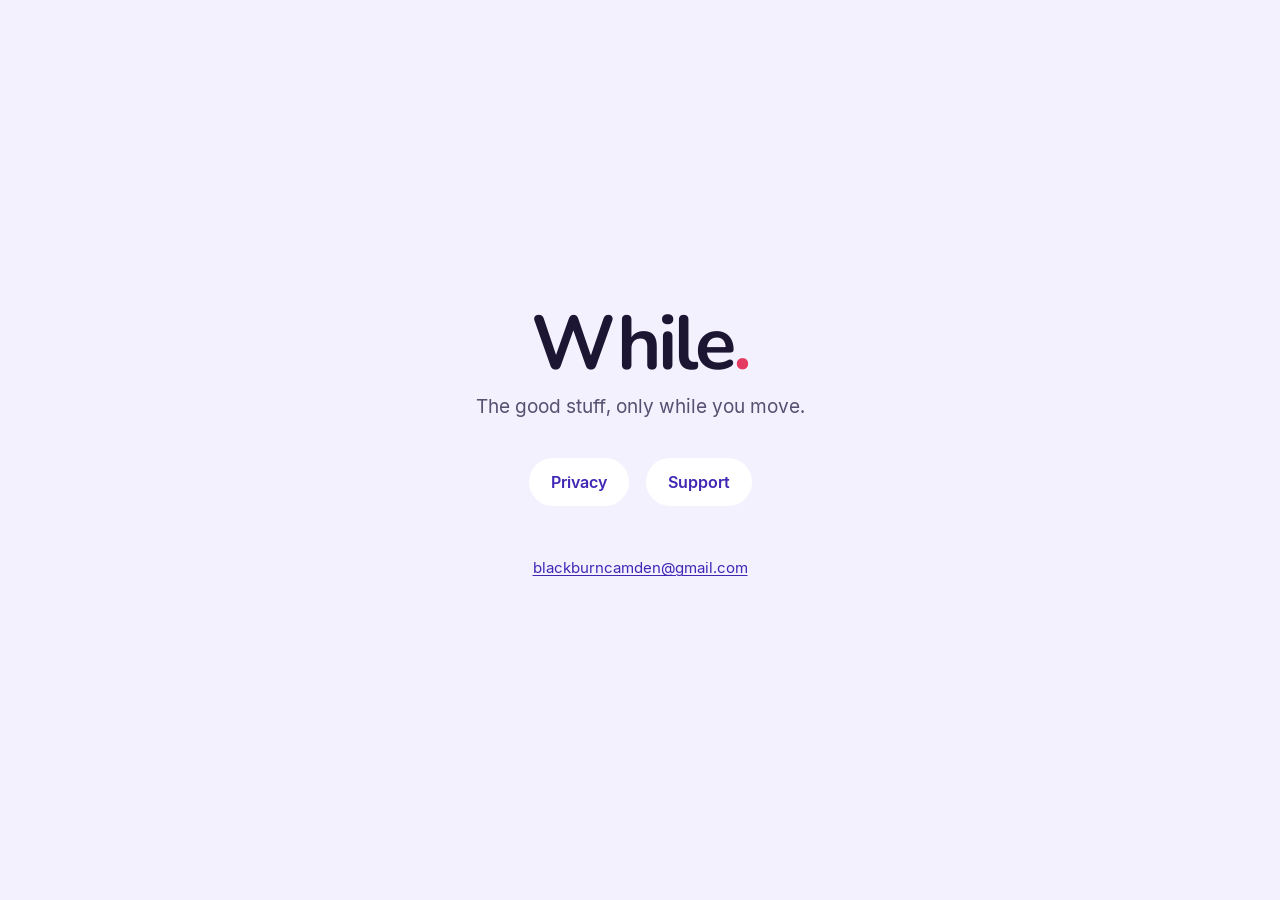
<file: index.html>
<!doctype html>
<html lang="en">
<head>
<meta charset="utf-8">
<meta name="viewport" content="width=device-width, initial-scale=1">
<title>While.</title>
<meta name="description" content="While locks the apps you can't put down, and gives them back when you move.">
<link rel="preload" href="fonts/Nunito-Bold.woff2" as="font" type="font/woff2" crossorigin>
<link rel="preload" href="fonts/Inter-Regular.woff2" as="font" type="font/woff2" crossorigin>
<link rel="icon" href="favicon.svg" type="image/svg+xml">
<link rel="icon" href="favicon-32.png" sizes="32x32">
<link rel="apple-touch-icon" href="apple-touch-icon.png">
<link rel="manifest" href="site.webmanifest">
<meta name="theme-color" content="#F4F1FF" media="(prefers-color-scheme: light)">
<meta name="theme-color" content="#101013" media="(prefers-color-scheme: dark)">
<meta property="og:type" content="website">
<meta property="og:site_name" content="While.">
<meta property="og:title" content="While.">
<meta property="og:description" content="While locks the apps you can't put down, and gives them back when you move.">
<meta property="og:url" content="https://cjaybbn.github.io/while-site/">
<meta property="og:image" content="https://cjaybbn.github.io/while-site/og.png">
<meta property="og:image:width" content="1200">
<meta property="og:image:height" content="630">
<meta name="twitter:card" content="summary_large_image">
<link rel="stylesheet" href="brand.css">
<style>
  /* Page-specific only. Everything else is brand.css. */
  body { display: flex; align-items: center; justify-content: center; min-height: 100vh; padding: 48px 20px; }
  main { text-align: center; max-width: 460px; }
  /* §10.5: the hero is where the brand is most itself — Nunito past the app's
     40px cap, tracking to −4%. */
  .hero { font-size: 76px; line-height: 1; letter-spacing: -.04em; margin-bottom: 10px; }
  .tagline { color: var(--text2); font-size: 19px; margin: 0 0 36px; }
  nav a {
    display: inline-block;
    margin: 0 6px 10px;
    padding: 12px 22px;
    border-radius: 999px;           /* §10.6: actions are full capsules */
    background: var(--surface);
    font-family: var(--reading);
    font-weight: 600;
    font-size: 16px;
    text-decoration: none;
  }
  nav a:hover { text-decoration: underline; }
  .contact { margin-top: 40px; font-size: 15px; color: var(--text2); }
</style>
</head>
<body>
<main>
  <!-- §9: the mark never appears without the wordmark, and the rose is only
       ever on the dot. -->
  <h1 class="wordmark hero">While<span class="dot">.</span></h1>
  <p class="tagline">The good stuff, only while you move.</p>
  <nav>
    <a href="privacy.html">Privacy</a>
    <a href="support.html">Support</a>
  </nav>
  <p class="contact"><a href="mailto:blackburncamden@gmail.com">blackburncamden@gmail.com</a></p>
</main>
</body>
</html>
</file>
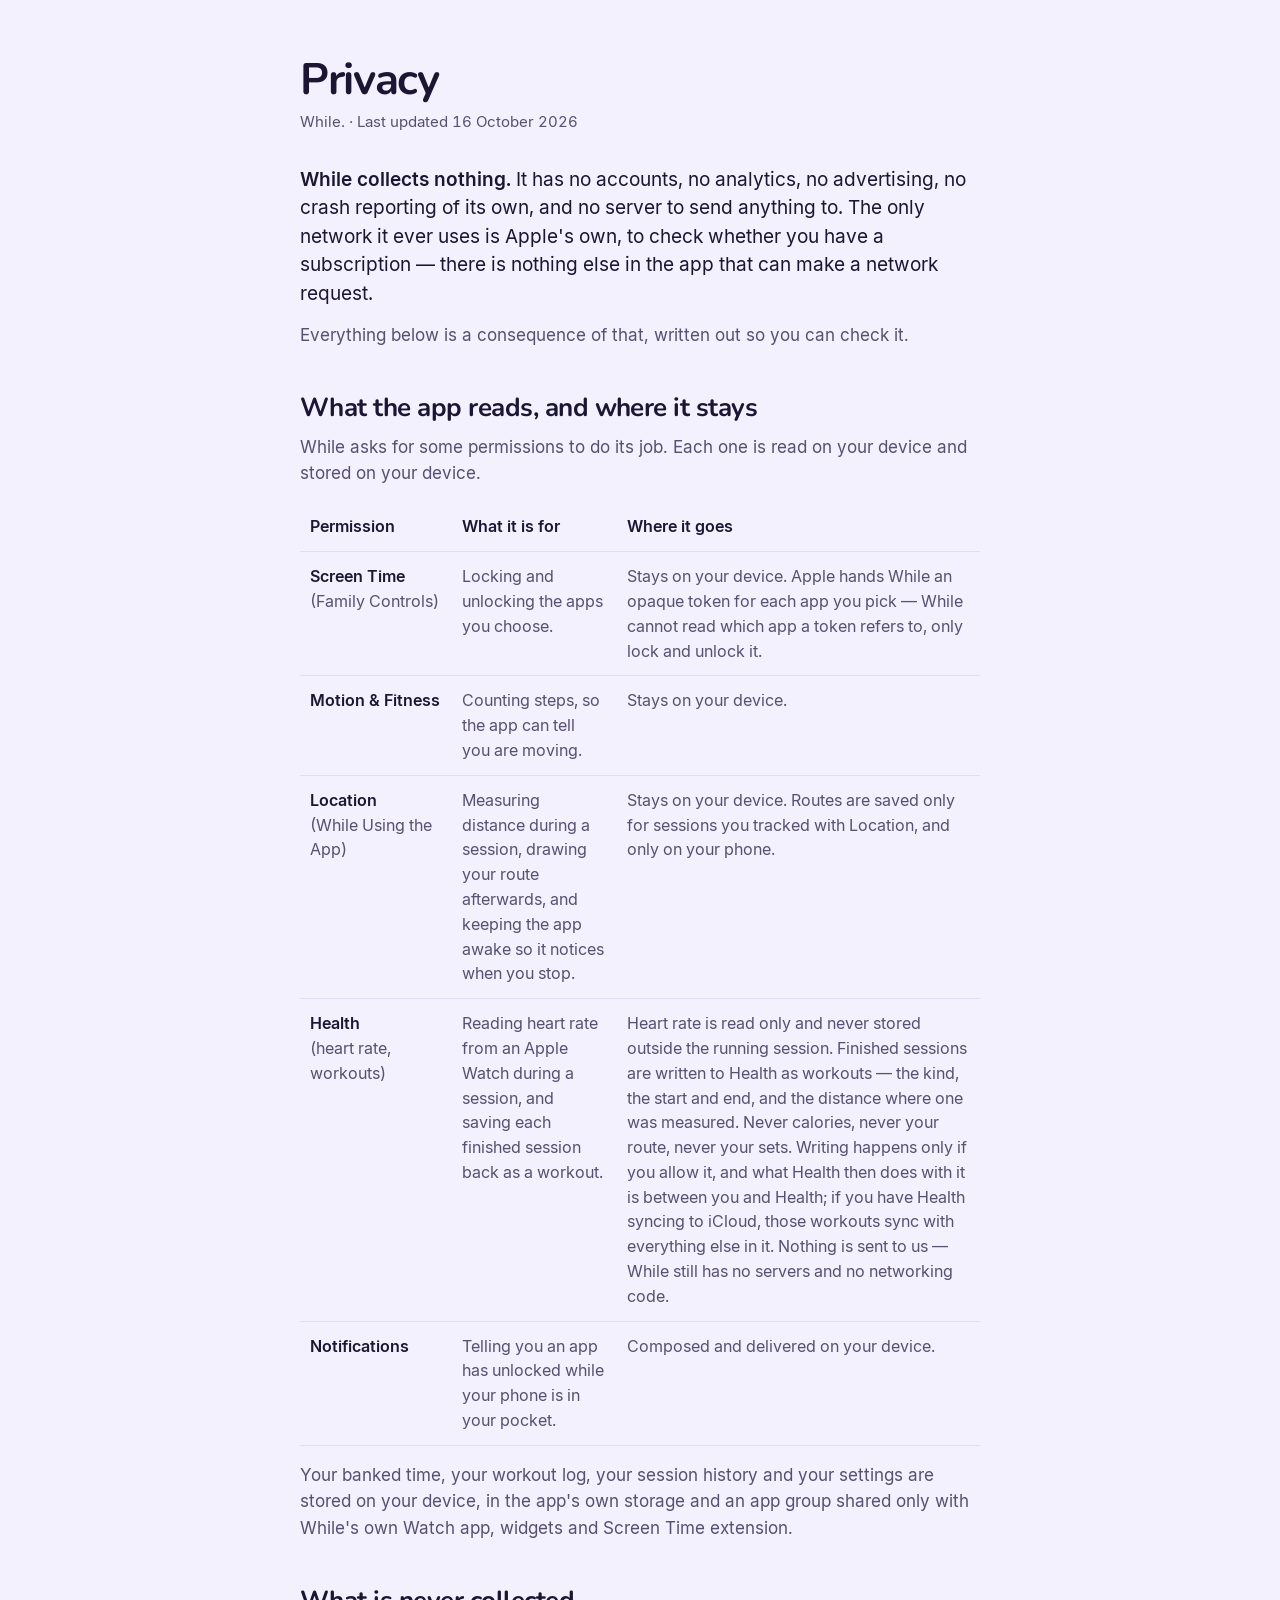
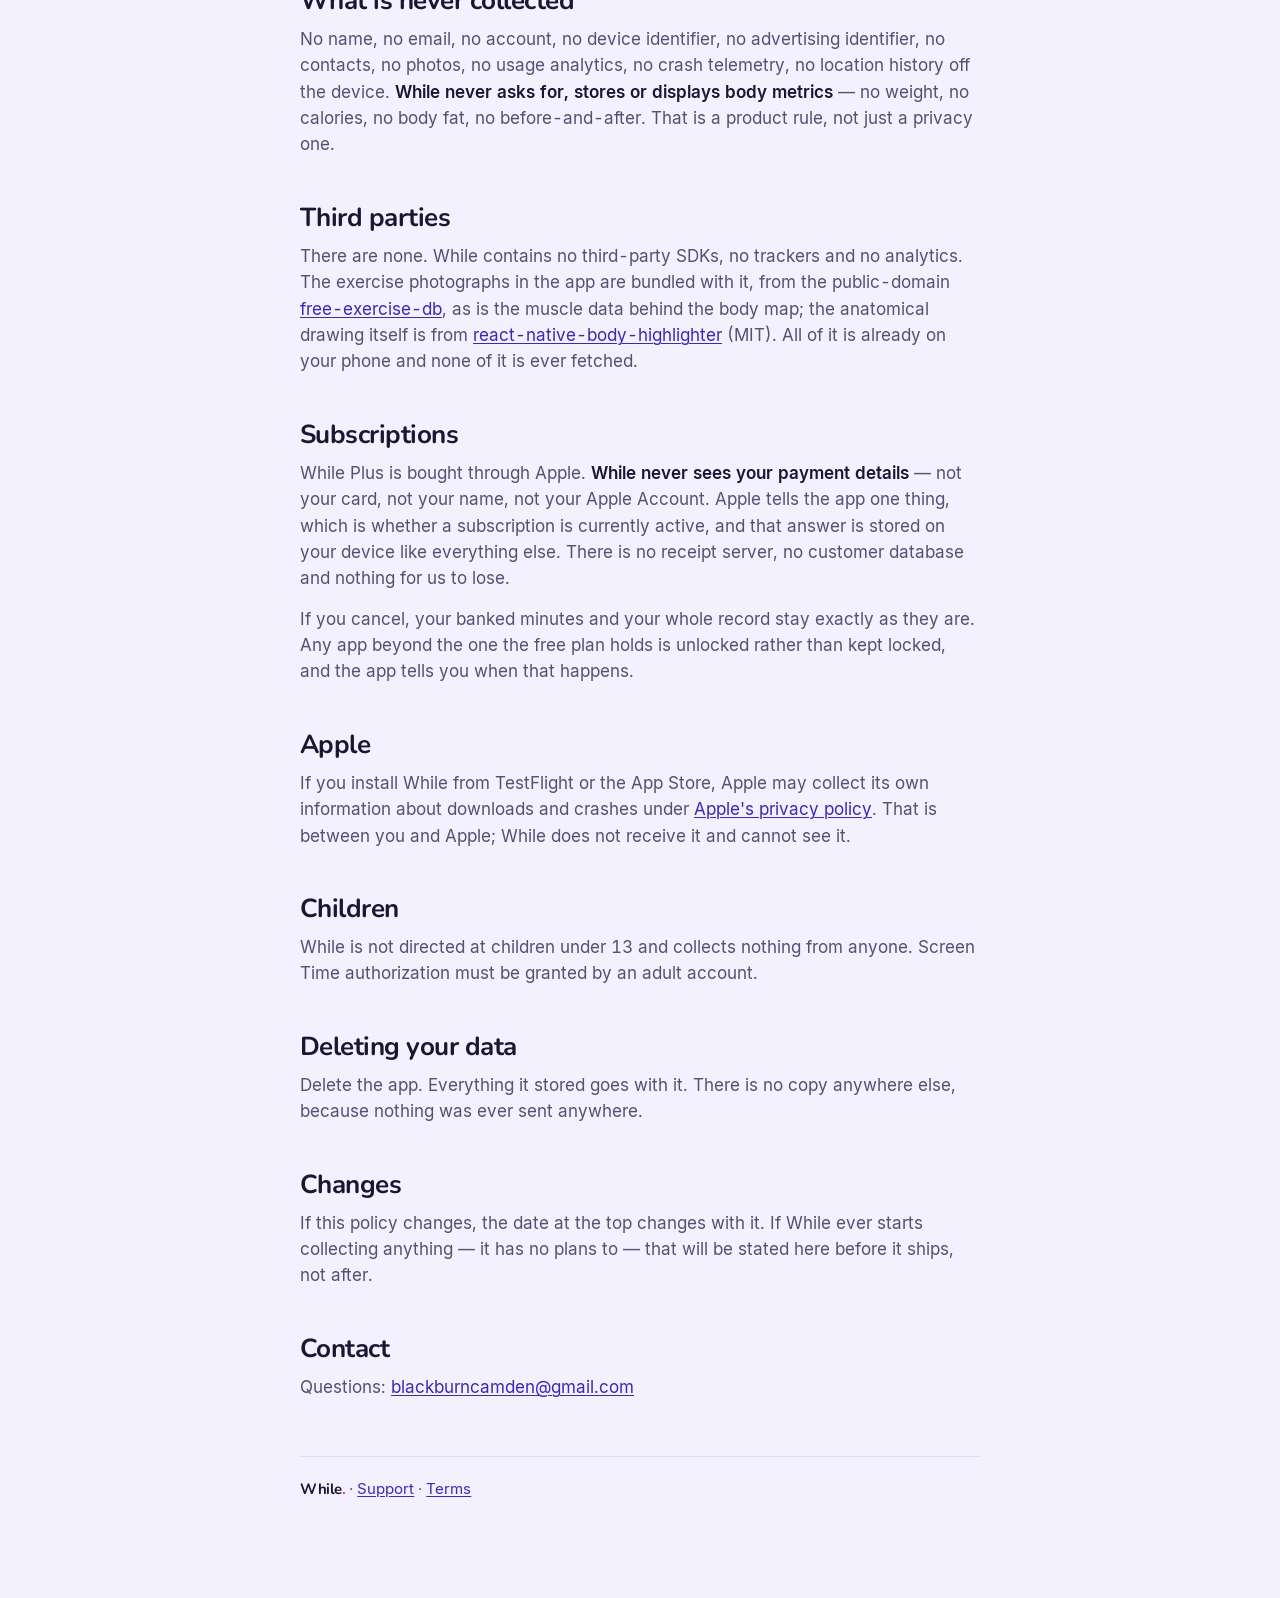
<file: privacy.html>
<!doctype html>
<html lang="en">
<head>
<meta charset="utf-8">
<meta name="viewport" content="width=device-width, initial-scale=1">
<title>Privacy — While.</title>
<meta name="description" content="While collects nothing. No accounts, no analytics, no servers.">
<link rel="preload" href="fonts/Nunito-Bold.woff2" as="font" type="font/woff2" crossorigin>
<link rel="preload" href="fonts/Inter-Regular.woff2" as="font" type="font/woff2" crossorigin>
<link rel="icon" href="favicon.svg" type="image/svg+xml">
<link rel="icon" href="favicon-32.png" sizes="32x32">
<link rel="apple-touch-icon" href="apple-touch-icon.png">
<link rel="manifest" href="site.webmanifest">
<meta name="theme-color" content="#F4F1FF" media="(prefers-color-scheme: light)">
<meta name="theme-color" content="#101013" media="(prefers-color-scheme: dark)">
<meta property="og:type" content="website">
<meta property="og:site_name" content="While.">
<meta property="og:title" content="Privacy — While.">
<meta property="og:description" content="While collects nothing. No accounts, no analytics, no servers — the app has no networking code at all.">
<meta property="og:url" content="https://cjaybbn.github.io/while-site/privacy.html">
<meta property="og:image" content="https://cjaybbn.github.io/while-site/og.png">
<meta property="og:image:width" content="1200">
<meta property="og:image:height" content="630">
<meta name="twitter:card" content="summary_large_image">
<link rel="stylesheet" href="brand.css">
</head>
<body>
<main>
  <h1>Privacy</h1>
  <p class="meta">While. · Last updated 16 October 2026</p>

  <p class="lede"><strong>While collects nothing.</strong> It has no accounts, no
  analytics, no advertising, no crash reporting of its own, and no server to send
  anything to. The only network it ever uses is Apple's own, to check whether you
  have a subscription — there is nothing else in the app that can make a
  network request.</p>

  <p>Everything below is a consequence of that, written out so you can check it.</p>

  <h2>What the app reads, and where it stays</h2>

  <p>While asks for some permissions to do its job. Each one is read on your
  device and stored on your device.</p>

  <table>
    <tr><th>Permission</th><th>What it is for</th><th>Where it goes</th></tr>
    <tr>
      <td><strong>Screen&nbsp;Time</strong><br>(Family Controls)</td>
      <td>Locking and unlocking the apps you choose.</td>
      <td>Stays on your device. Apple hands While an opaque token for each app you
          pick — While cannot read which app a token refers to, only lock and
          unlock it.</td>
    </tr>
    <tr>
      <td><strong>Motion&nbsp;&amp;&nbsp;Fitness</strong></td>
      <td>Counting steps, so the app can tell you are moving.</td>
      <td>Stays on your device.</td>
    </tr>
    <tr>
      <td><strong>Location</strong><br>(While Using the App)</td>
      <td>Measuring distance during a session, drawing your route afterwards, and
          keeping the app awake so it notices when you stop.</td>
      <td>Stays on your device. Routes are saved only for sessions you tracked with
          Location, and only on your phone.</td>
    </tr>
    <tr>
      <td><strong>Health</strong><br>(heart rate, workouts)</td>
      <td>Reading heart rate from an Apple Watch during a session, and saving
          each finished session back as a workout.</td>
      <td>Heart rate is read only and never stored outside the running session.
          Finished sessions are written to Health as workouts — the kind, the
          start and end, and the distance where one was measured. Never
          calories, never your route, never your sets. Writing happens only if
          you allow it, and what Health then does with it is between you and
          Health; if you have Health syncing to iCloud, those workouts sync
          with everything else in it. Nothing is sent to us — While still has
          no servers and no networking code.</td>
    </tr>
    <tr>
      <td><strong>Notifications</strong></td>
      <td>Telling you an app has unlocked while your phone is in your pocket.</td>
      <td>Composed and delivered on your device.</td>
    </tr>
  </table>

  <p>Your banked time, your workout log, your session history and your settings are
  stored on your device, in the app's own storage and an app group shared only with
  While's own Watch app, widgets and Screen Time extension.</p>

  <h2>What is never collected</h2>
  <p>No name, no email, no account, no device identifier, no advertising identifier,
  no contacts, no photos, no usage analytics, no crash telemetry, no location
  history off the device. <strong>While never asks for, stores or displays body
  metrics</strong> — no weight, no calories, no body fat, no before-and-after.
  That is a product rule, not just a privacy one.</p>

  <h2>Third parties</h2>
  <p>There are none. While contains no third-party SDKs, no trackers and no
  analytics. The exercise photographs in the app are bundled with it, from the
  public-domain <a href="https://github.com/yuhonas/free-exercise-db">free-exercise-db</a>,
  as is the muscle data behind the body map; the anatomical drawing itself is from
  <a href="https://github.com/HichamELBSI/react-native-body-highlighter">react-native-body-highlighter</a>
  (MIT). All of it is already on your phone and none of it is ever fetched.</p>

  <h2>Subscriptions</h2>
  <p>While Plus is bought through Apple. <strong>While never sees your payment
  details</strong> — not your card, not your name, not your Apple Account. Apple
  tells the app one thing, which is whether a subscription is currently active,
  and that answer is stored on your device like everything else. There is no
  receipt server, no customer database and nothing for us to lose.</p>

  <p>If you cancel, your banked minutes and your whole record stay exactly as they
  are. Any app beyond the one the free plan holds is unlocked rather than kept
  locked, and the app tells you when that happens.</p>

  <h2>Apple</h2>
  <p>If you install While from TestFlight or the App Store, Apple may collect its
  own information about downloads and crashes under
  <a href="https://www.apple.com/legal/privacy/">Apple's privacy policy</a>. That is
  between you and Apple; While does not receive it and cannot see it.</p>

  <h2>Children</h2>
  <p>While is not directed at children under 13 and collects nothing from anyone.
  Screen Time authorization must be granted by an adult account.</p>

  <h2>Deleting your data</h2>
  <p>Delete the app. Everything it stored goes with it. There is no copy anywhere
  else, because nothing was ever sent anywhere.</p>

  <h2>Changes</h2>
  <p>If this policy changes, the date at the top changes with it. If While ever
  starts collecting anything — it has no plans to — that will be stated here before
  it ships, not after.</p>

  <h2>Contact</h2>
  <p>Questions: <a href="mailto:blackburncamden@gmail.com">blackburncamden@gmail.com</a></p>

  <footer><span class="wordmark">While<span class="dot">.</span></span> · <a href="support.html">Support</a> · <a href="terms.html">Terms</a></footer>
</main>
</body>
</html>
</file>
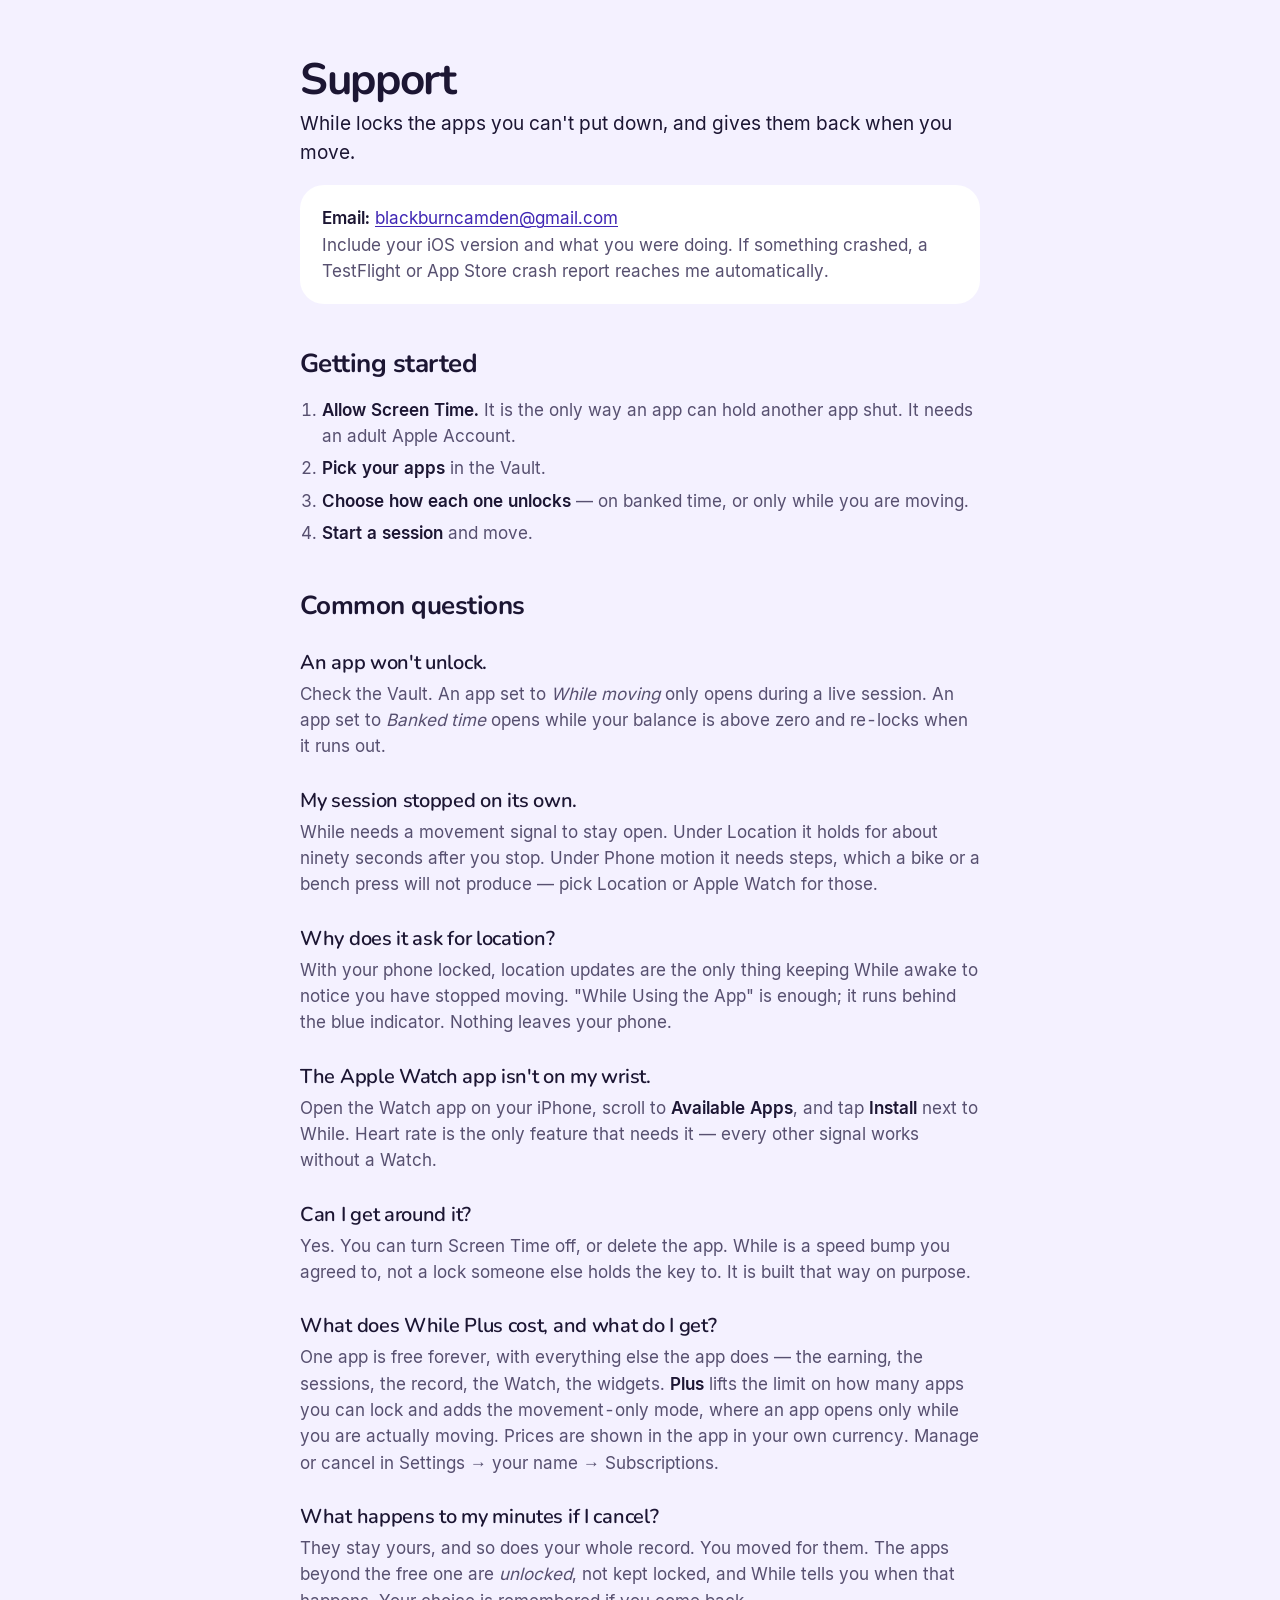
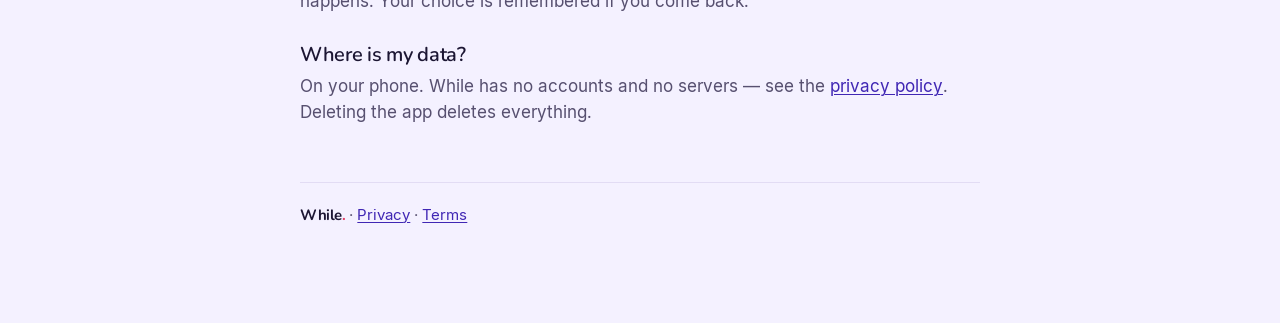
<file: support.html>
<!doctype html>
<html lang="en">
<head>
<meta charset="utf-8">
<meta name="viewport" content="width=device-width, initial-scale=1">
<title>Support — While.</title>
<meta name="description" content="Help with While — the app that locks what you can't put down until you move.">
<link rel="preload" href="fonts/Nunito-Bold.woff2" as="font" type="font/woff2" crossorigin>
<link rel="preload" href="fonts/Inter-Regular.woff2" as="font" type="font/woff2" crossorigin>
<link rel="icon" href="favicon.svg" type="image/svg+xml">
<link rel="icon" href="favicon-32.png" sizes="32x32">
<link rel="apple-touch-icon" href="apple-touch-icon.png">
<link rel="manifest" href="site.webmanifest">
<meta name="theme-color" content="#F4F1FF" media="(prefers-color-scheme: light)">
<meta name="theme-color" content="#101013" media="(prefers-color-scheme: dark)">
<meta property="og:type" content="website">
<meta property="og:site_name" content="While.">
<meta property="og:title" content="Support — While.">
<meta property="og:description" content="Help with While — the app that locks what you can't put down until you move.">
<meta property="og:url" content="https://cjaybbn.github.io/while-site/support.html">
<meta property="og:image" content="https://cjaybbn.github.io/while-site/og.png">
<meta property="og:image:width" content="1200">
<meta property="og:image:height" content="630">
<meta name="twitter:card" content="summary_large_image">
<link rel="stylesheet" href="brand.css">
</head>
<body>
<main>
  <h1>Support</h1>
  <p class="lede">While locks the apps you can't put down, and gives them back
  when you move.</p>

  <div class="card">
    <strong>Email:</strong>
    <a href="mailto:blackburncamden@gmail.com">blackburncamden@gmail.com</a><br>
    Include your iOS version and what you were doing. If something crashed, a
    TestFlight or App Store crash report reaches me automatically.
  </div>

  <h2>Getting started</h2>
  <ol>
    <li><strong>Allow Screen Time.</strong> It is the only way an app can hold
        another app shut. It needs an adult Apple Account.</li>
    <li><strong>Pick your apps</strong> in the Vault.</li>
    <li><strong>Choose how each one unlocks</strong> — on banked time, or only
        while you are moving.</li>
    <li><strong>Start a session</strong> and move.</li>
  </ol>

  <h2>Common questions</h2>

  <h3>An app won't unlock.</h3>
  <p>Check the Vault. An app set to <em>While moving</em> only opens during a live
  session. An app set to <em>Banked time</em> opens while your balance is above
  zero and re-locks when it runs out.</p>

  <h3>My session stopped on its own.</h3>
  <p>While needs a movement signal to stay open. Under Location it holds for about
  ninety seconds after you stop. Under Phone motion it needs steps, which a bike or
  a bench press will not produce — pick Location or Apple Watch for those.</p>

  <h3>Why does it ask for location?</h3>
  <p>With your phone locked, location updates are the only thing keeping While awake
  to notice you have stopped moving. "While Using the App" is enough; it runs behind
  the blue indicator. Nothing leaves your phone.</p>

  <h3>The Apple Watch app isn't on my wrist.</h3>
  <p>Open the Watch app on your iPhone, scroll to <strong>Available Apps</strong>,
  and tap <strong>Install</strong> next to While. Heart rate is the only feature that
  needs it — every other signal works without a Watch.</p>

  <h3>Can I get around it?</h3>
  <p>Yes. You can turn Screen Time off, or delete the app. While is a speed bump you
  agreed to, not a lock someone else holds the key to. It is built that way on
  purpose.</p>

  <h3>What does While Plus cost, and what do I get?</h3>
  <p>One app is free forever, with everything else the app does — the earning, the
  sessions, the record, the Watch, the widgets. <strong>Plus</strong> lifts the limit
  on how many apps you can lock and adds the movement-only mode, where an app opens
  only while you are actually moving. Prices are shown in the app in your own
  currency. Manage or cancel in Settings → your name → Subscriptions.</p>

  <h3>What happens to my minutes if I cancel?</h3>
  <p>They stay yours, and so does your whole record. You moved for them. The apps
  beyond the free one are <em>unlocked</em>, not kept locked, and While tells you
  when that happens. Your choice is remembered if you come back.</p>

  <h3>Where is my data?</h3>
  <p>On your phone. While has no accounts and no servers — see the
  <a href="privacy.html">privacy policy</a>. Deleting the app deletes everything.</p>

  <footer><span class="wordmark">While<span class="dot">.</span></span> · <a href="privacy.html">Privacy</a> · <a href="terms.html">Terms</a></footer>
</main>
</body>
</html>
</file>
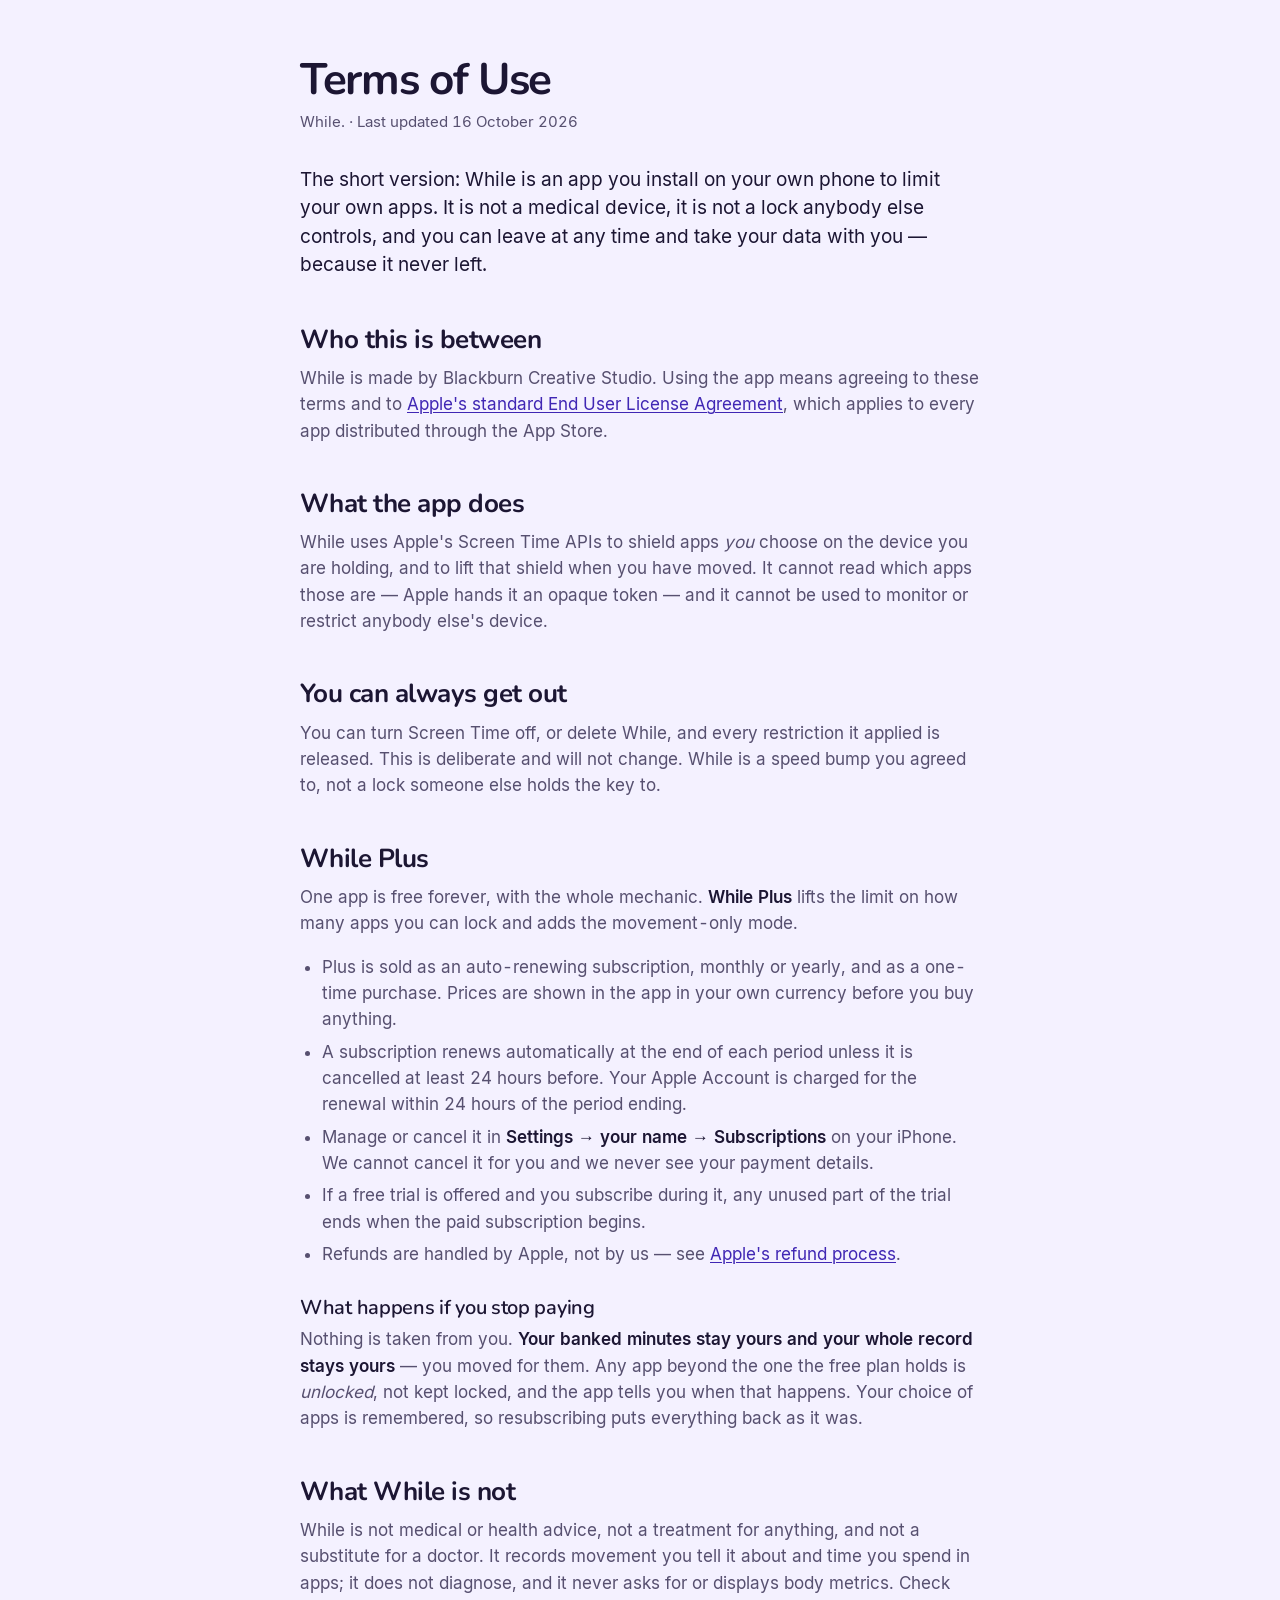
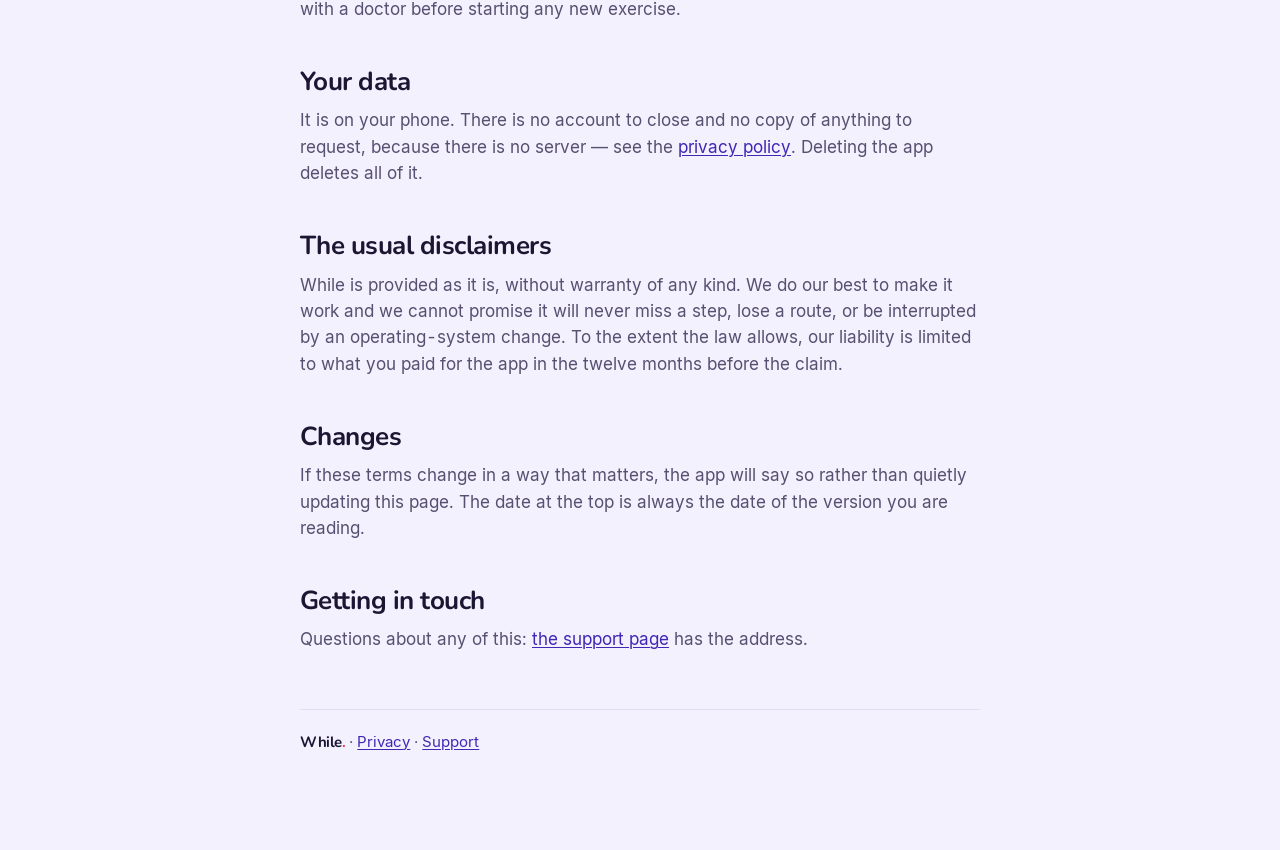
<file: terms.html>
<!doctype html>
<html lang="en">
<head>
<meta charset="utf-8">
<meta name="viewport" content="width=device-width, initial-scale=1">
<title>Terms of Use — While.</title>
<meta name="description" content="The terms you agree to by using While.">
<link rel="preload" href="fonts/Nunito-Bold.woff2" as="font" type="font/woff2" crossorigin>
<link rel="preload" href="fonts/Inter-Regular.woff2" as="font" type="font/woff2" crossorigin>
<link rel="icon" href="favicon.svg" type="image/svg+xml">
<link rel="icon" href="favicon-32.png" sizes="32x32">
<link rel="apple-touch-icon" href="apple-touch-icon.png">
<link rel="manifest" href="site.webmanifest">
<meta name="theme-color" content="#F4F1FF" media="(prefers-color-scheme: light)">
<meta name="theme-color" content="#101013" media="(prefers-color-scheme: dark)">
<meta property="og:type" content="website">
<meta property="og:site_name" content="While.">
<meta property="og:title" content="Terms of Use — While.">
<meta property="og:description" content="The terms you agree to by using While.">
<meta property="og:url" content="https://cjaybbn.github.io/while-site/terms.html">
<meta property="og:image" content="https://cjaybbn.github.io/while-site/og.png">
<meta property="og:image:width" content="1200">
<meta property="og:image:height" content="630">
<meta name="twitter:card" content="summary_large_image">
<link rel="stylesheet" href="brand.css">
</head>
<body>
<main>
  <h1>Terms of Use</h1>
  <p class="meta">While. · Last updated 16 October 2026</p>

  <p class="lede">The short version: While is an app you install on your own phone
  to limit your own apps. It is not a medical device, it is not a lock anybody else
  controls, and you can leave at any time and take your data with you — because it
  never left.</p>

  <h2>Who this is between</h2>
  <p>While is made by Blackburn Creative Studio. Using the app means agreeing to
  these terms and to <a href="https://www.apple.com/legal/internet-services/itunes/dev/stdeula/">Apple's
  standard End User License Agreement</a>, which applies to every app distributed
  through the App Store.</p>

  <h2>What the app does</h2>
  <p>While uses Apple's Screen Time APIs to shield apps <em>you</em> choose on the
  device you are holding, and to lift that shield when you have moved. It cannot
  read which apps those are — Apple hands it an opaque token — and it cannot be
  used to monitor or restrict anybody else's device.</p>

  <h2>You can always get out</h2>
  <p>You can turn Screen Time off, or delete While, and every restriction it applied
  is released. This is deliberate and will not change. While is a speed bump you
  agreed to, not a lock someone else holds the key to.</p>

  <h2>While Plus</h2>
  <p>One app is free forever, with the whole mechanic. <strong>While Plus</strong>
  lifts the limit on how many apps you can lock and adds the movement-only mode.</p>

  <ul>
    <li>Plus is sold as an auto-renewing subscription, monthly or yearly, and as a
        one-time purchase. Prices are shown in the app in your own currency before
        you buy anything.</li>
    <li>A subscription renews automatically at the end of each period unless it is
        cancelled at least 24 hours before. Your Apple Account is charged for the
        renewal within 24 hours of the period ending.</li>
    <li>Manage or cancel it in <strong>Settings → your name → Subscriptions</strong>
        on your iPhone. We cannot cancel it for you and we never see your payment
        details.</li>
    <li>If a free trial is offered and you subscribe during it, any unused part of
        the trial ends when the paid subscription begins.</li>
    <li>Refunds are handled by Apple, not by us — see
        <a href="https://support.apple.com/HT204084">Apple's refund process</a>.</li>
  </ul>

  <h3>What happens if you stop paying</h3>
  <p>Nothing is taken from you. <strong>Your banked minutes stay yours and your
  whole record stays yours</strong> — you moved for them. Any app beyond the one the
  free plan holds is <em>unlocked</em>, not kept locked, and the app tells you when
  that happens. Your choice of apps is remembered, so resubscribing puts everything
  back as it was.</p>

  <h2>What While is not</h2>
  <p>While is not medical or health advice, not a treatment for anything, and not a
  substitute for a doctor. It records movement you tell it about and time you spend
  in apps; it does not diagnose, and it never asks for or displays body metrics.
  Check with a doctor before starting any new exercise.</p>

  <h2>Your data</h2>
  <p>It is on your phone. There is no account to close and no copy of anything to
  request, because there is no server — see the <a href="privacy.html">privacy
  policy</a>. Deleting the app deletes all of it.</p>

  <h2>The usual disclaimers</h2>
  <p>While is provided as it is, without warranty of any kind. We do our best to
  make it work and we cannot promise it will never miss a step, lose a route, or
  be interrupted by an operating-system change. To the extent the law allows, our
  liability is limited to what you paid for the app in the twelve months before the
  claim.</p>

  <h2>Changes</h2>
  <p>If these terms change in a way that matters, the app will say so rather than
  quietly updating this page. The date at the top is always the date of the version
  you are reading.</p>

  <h2>Getting in touch</h2>
  <p>Questions about any of this: <a href="support.html">the support page</a> has
  the address.</p>

  <footer><span class="wordmark">While<span class="dot">.</span></span> · <a href="privacy.html">Privacy</a> · <a href="support.html">Support</a></footer>
</main>
</body>
</html>
</file>
<file: brand.css>
/*
 * While — web brand stylesheet
 *
 * §10.1, §10.4 and §10.5 of WHILE_MASTER_REFERENCE.md, applied to the web.
 * One file so the three pages cannot drift apart.
 *
 * **Nunito is constant; the reading face is the platform's native grotesk, and
 * on the web that stand-in is Inter** (§10.5). `system-ui` is not an option —
 * it resolves to SF on a Mac, Segoe on Windows and Roboto on Android, so the
 * same page would have three personalities.
 *
 * **Both faces are self-hosted, subset to latin, woff2, `font-display: swap`.**
 * §10.5 forbids a third-party font CDN outright: it is an extra connection on
 * first paint and a privacy liability. On these pages it would be worse than
 * that — `privacy.html` says the app contacts nobody, and loading the page that
 * says so from Google Fonts would contradict it in the act of claiming it.
 *
 * Both faces are SIL Open Font Licence; see `fonts/Nunito-OFL.txt` and
 * `fonts/Inter-OFL.txt`. Five cuts, 89 KB in total.
 */

/* ---- Faces ---------------------------------------------------------- */

@font-face {
  font-family: "Nunito";
  src: url("fonts/Nunito-SemiBold.woff2") format("woff2");
  font-weight: 600;
  font-style: normal;
  font-display: swap;
}
@font-face {
  font-family: "Nunito";
  src: url("fonts/Nunito-Bold.woff2") format("woff2");
  font-weight: 700;
  font-style: normal;
  font-display: swap;
}
@font-face {
  font-family: "Inter";
  src: url("fonts/Inter-Regular.woff2") format("woff2");
  font-weight: 400;
  font-style: normal;
  font-display: swap;
}
@font-face {
  font-family: "Inter";
  src: url("fonts/Inter-Medium.woff2") format("woff2");
  font-weight: 500;
  font-style: normal;
  font-display: swap;
}
@font-face {
  font-family: "Inter";
  src: url("fonts/Inter-SemiBold.woff2") format("woff2");
  font-weight: 600;
  font-style: normal;
  font-display: swap;
}

/* ---- Tokens (§10.1) -------------------------------------------------- */

:root {
  --field:    #F4F1FF;
  --surface:  #FFFFFF;
  --text:     #1C1633;
  --text2:    #575070;
  --action:   #4027B4;
  --earned:   #E33B62;
  --line:     #E2DCF4;
  --on-action:#FFFFFF;

  /* §10.5: Nunito for display, Inter for everything you read. The fallbacks
     are a native grotesk at the same weight — never a default serif (§10.4). */
  --display: "Nunito", -apple-system, BlinkMacSystemFont, "Segoe UI", Roboto, sans-serif;
  --reading: "Inter", -apple-system, BlinkMacSystemFont, "Segoe UI", Roboto, sans-serif;
}

@media (prefers-color-scheme: dark) {
  :root {
    --field:    #101013;
    --surface:  #1A1A1F;
    --text:     #F4F1FF;
    --text2:    #9A9AA5;
    /* §10.1: action inverts on the dark field — true indigo lands at 2.1:1 on
       near-black. `earned` does not invert; rose means the same everywhere. */
    --action:   #9173FF;
    --line:     #2A2A31;
    --on-action:#101013;
  }
}

/* ---- Base ------------------------------------------------------------ */

* { box-sizing: border-box; }

body {
  margin: 0;
  padding: 56px 20px 96px;
  background: var(--field);
  color: var(--text);
  font-family: var(--reading);
  font-weight: 400;
  font-size: 17px;
  line-height: 1.55;
  -webkit-font-smoothing: antialiased;
  text-rendering: optimizeLegibility;
  /* §10.4: tabular figures are non-negotiable in a product that is mostly a
     running clock, and the habit carries to the web. */
  font-variant-numeric: tabular-nums;
}

main { max-width: 680px; margin: 0 auto; }

/* ---- Display type (§10.4's scale, web sizes from §10.5) -------------- */

h1, h2, h3 {
  font-family: var(--display);
  color: var(--text);
  margin: 0;
}

/* §10.5: display scales past the app's 40px cap on the web. Tracking goes
   negative as size grows — optical correction, applied once, never by eye. */
h1 { font-weight: 700; font-size: 44px; line-height: 1.1;  letter-spacing: -.03em; margin-bottom: 6px; }
h2 { font-weight: 700; font-size: 26px; line-height: 1.2;  letter-spacing: -.02em; margin: 44px 0 10px; }
h3 { font-weight: 600; font-size: 20px; line-height: 1.25; letter-spacing: -.015em; margin: 28px 0 6px; }

/* **Nunito stops at 20px** (§10.4). Anything smaller is Inter: Nunito's
   rounded terminals soften at small sizes and it has none of the optical
   tuning a UI grotesk gets. A "heading" below 20px is Inter 600. */
h4, .small-heading {
  font-family: var(--reading);
  font-weight: 600;
  font-size: 17px;
  letter-spacing: 0;
  margin: 24px 0 4px;
  color: var(--text);
}

p, li, td, th { color: var(--text2); }
p { margin: 0 0 14px; }
strong, b { color: var(--text); font-weight: 600; }

.lede { color: var(--text); font-size: 19px; line-height: 1.5; }
.meta { color: var(--text2); font-size: 15px; margin-bottom: 32px; }

a { color: var(--action); text-decoration-thickness: 1px; text-underline-offset: 2px; }

ol, ul { padding-left: 22px; }
li { margin-bottom: 6px; }

/* ---- Surfaces (§10.6: 20–28px radii, lift by contrast, never by shadow) */

.card {
  background: var(--surface);
  border-radius: 24px;
  padding: 20px 22px;
  margin: 18px 0;
  color: var(--text2);
}

table { width: 100%; border-collapse: collapse; margin: 16px 0; font-size: 16px; }
th, td { text-align: left; padding: 12px 10px; border-bottom: 1px solid var(--line); vertical-align: top; }
/* Sentence case everywhere, including table headers (§10.4). No ALL CAPS. */
th { color: var(--text); font-weight: 600; }

footer {
  margin-top: 56px;
  padding-top: 20px;
  border-top: 1px solid var(--line);
  font-size: 15px;
  color: var(--text2);
}

/* ---- The wordmark ---------------------------------------------------- */

/* §9: the logotype is Nunito 700 "While." at −3% tracking, and the rose is
   **only ever on the dot**. A looped or coloured wordmark reads as something
   else entirely. The mark itself never appears without the wordmark, which is
   why there is no lone symbol on these pages. */
.wordmark {
  font-family: var(--display);
  font-weight: 700;
  letter-spacing: -.03em;
  color: var(--text);
}
.wordmark .dot { color: var(--earned); }
</file>
